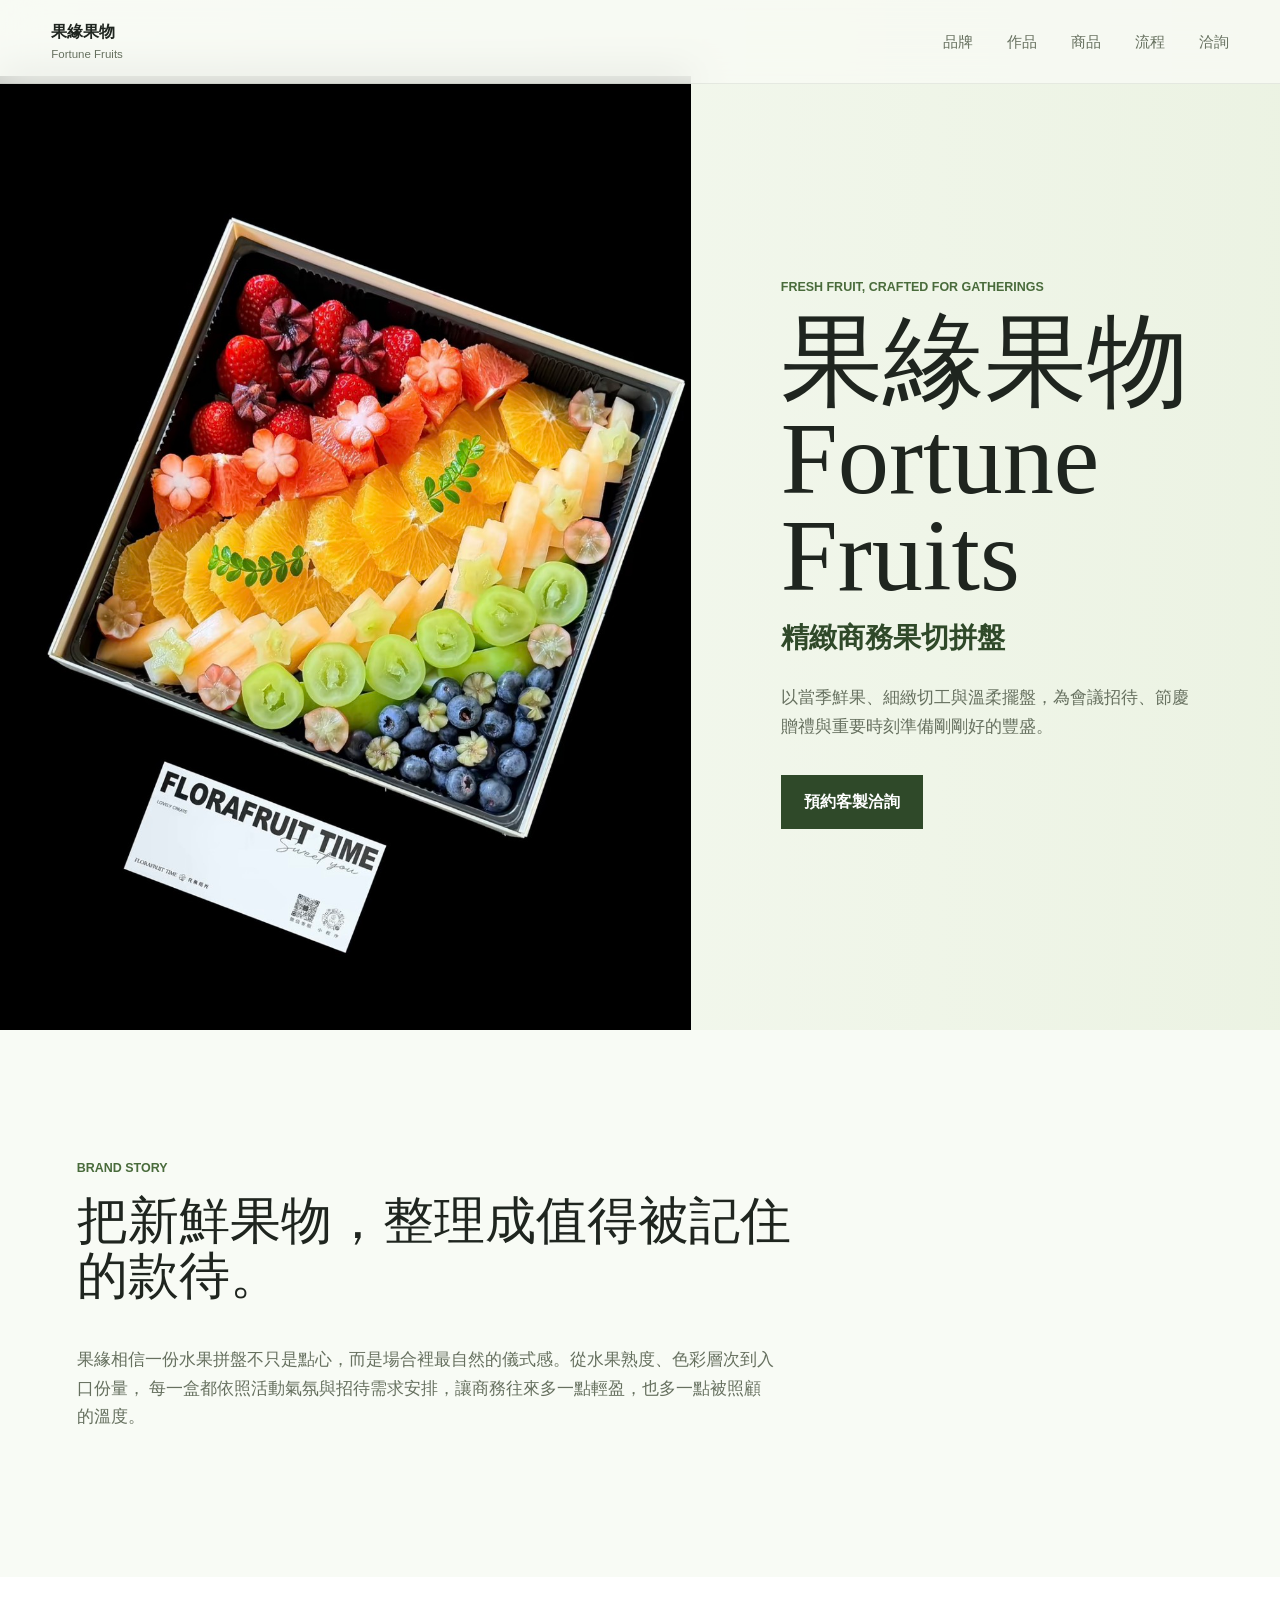
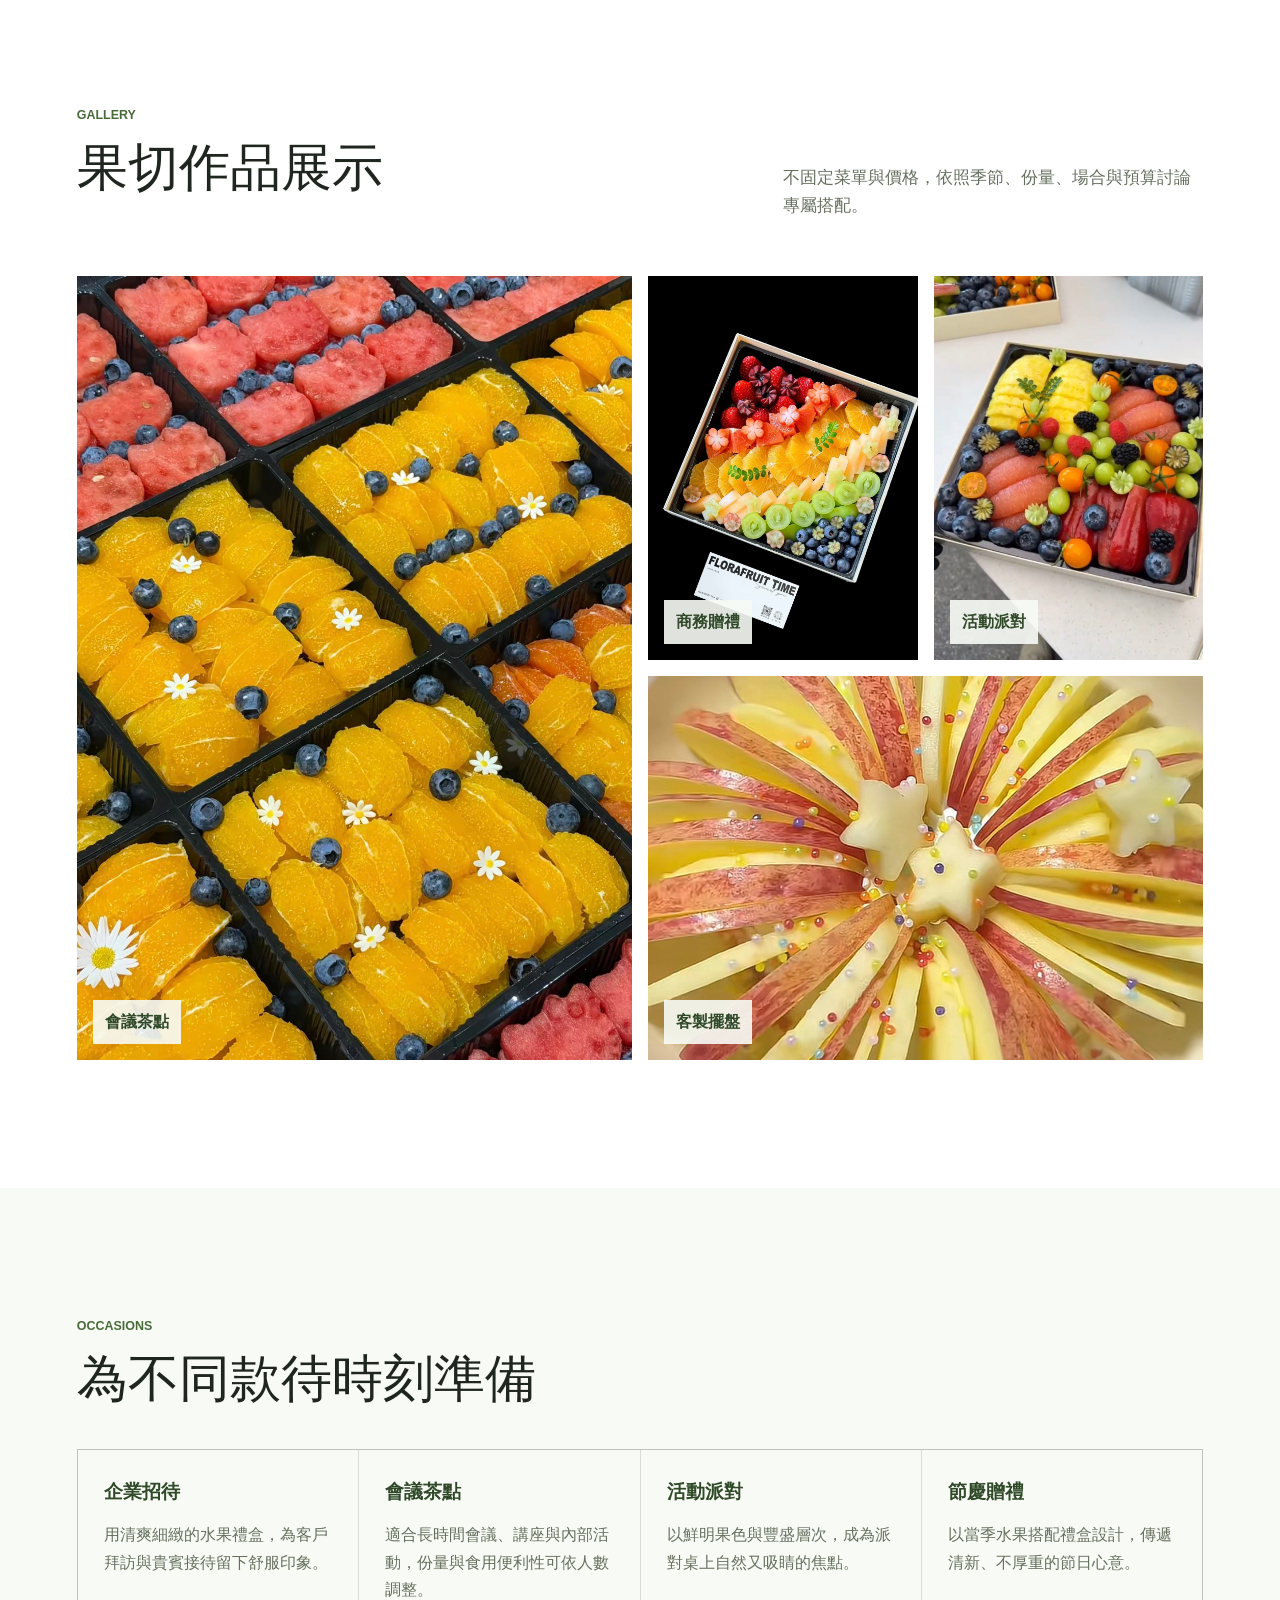
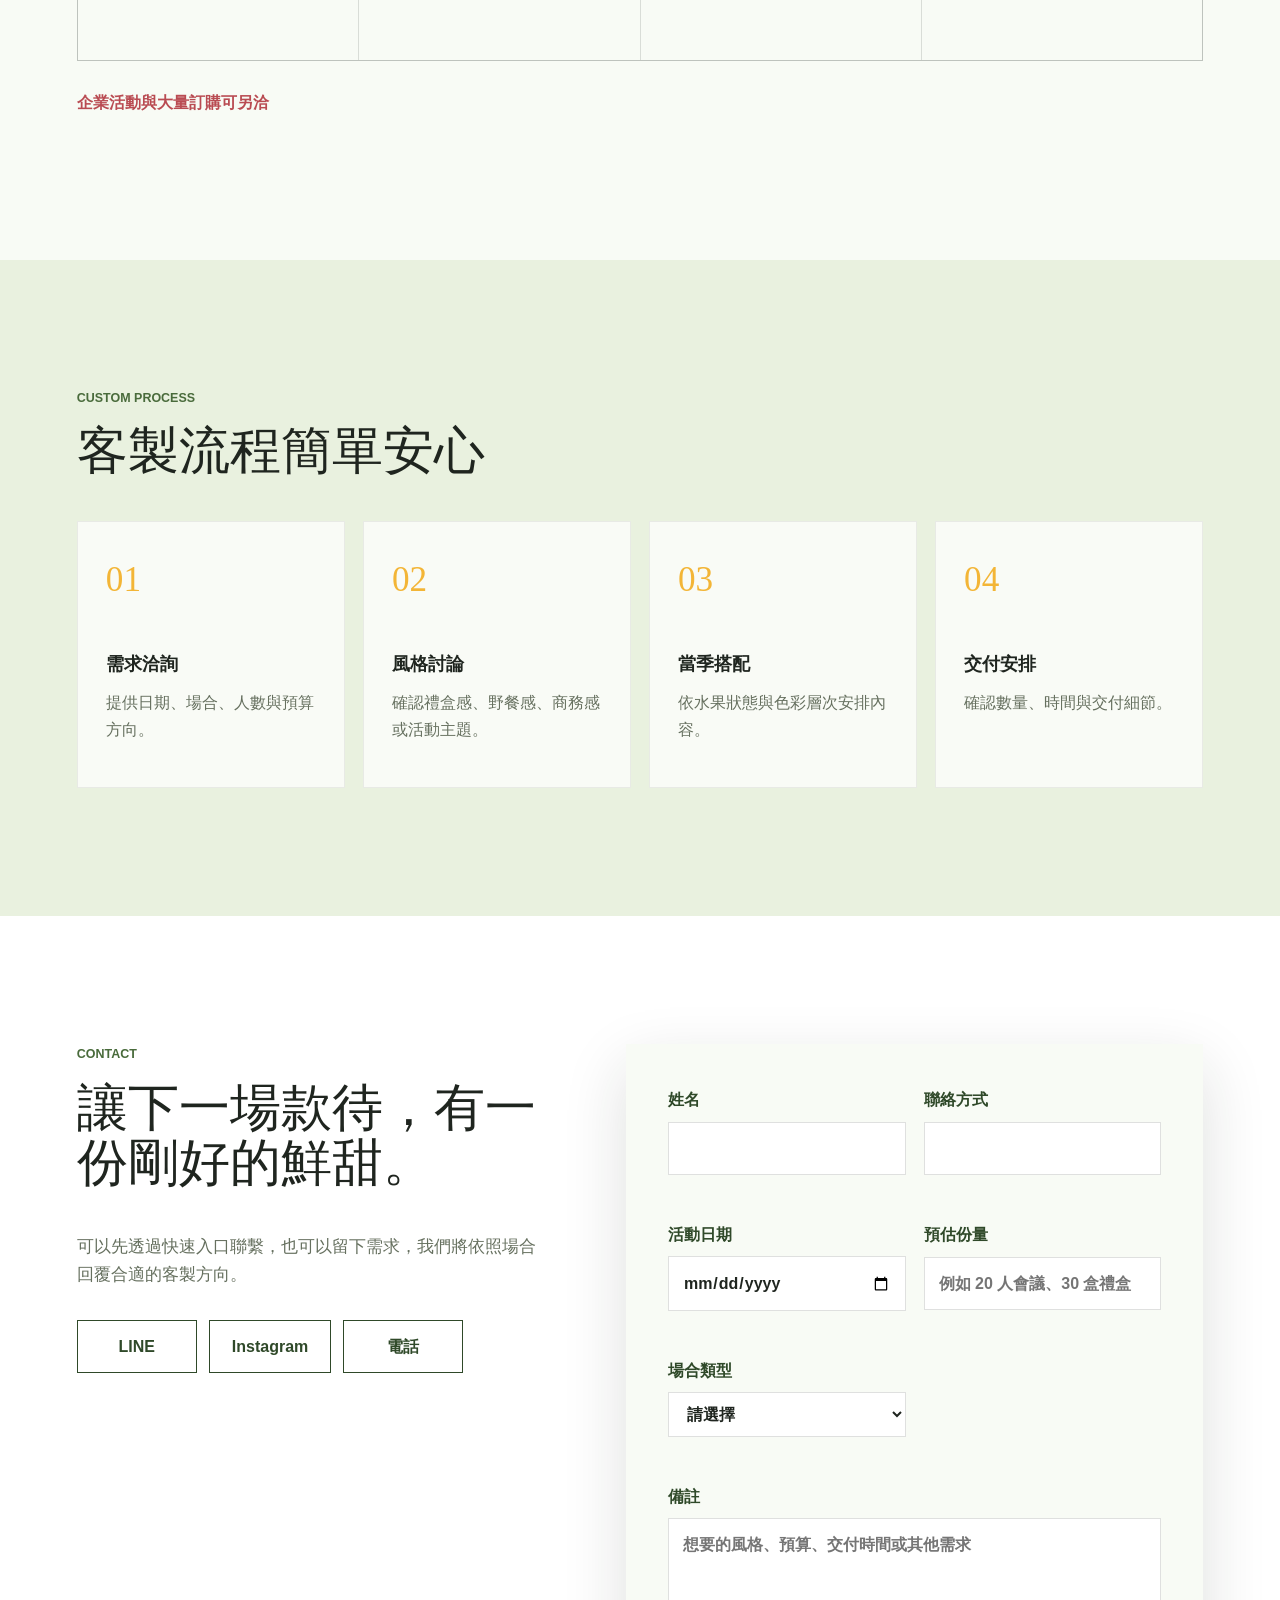
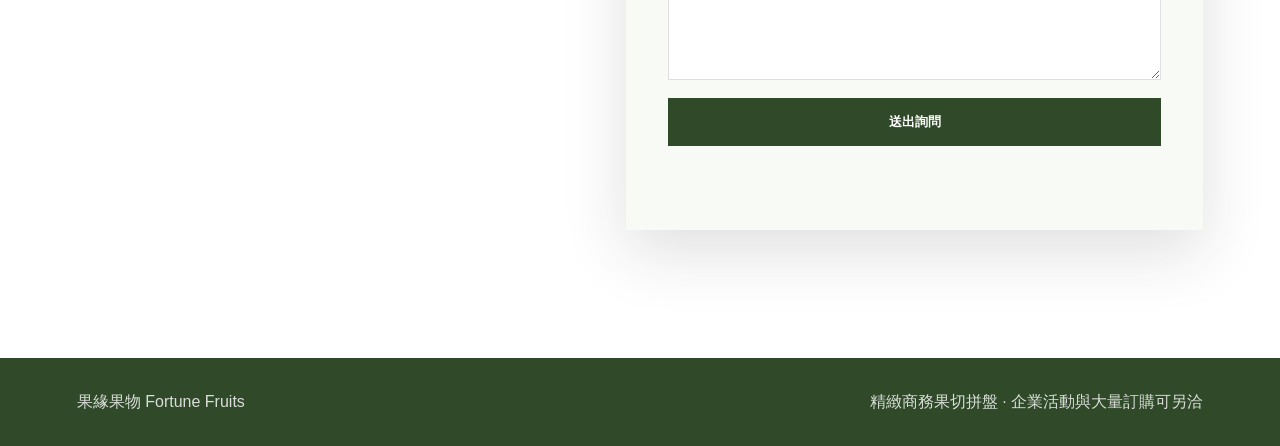
<file: index.html>
<!doctype html>
<html lang="zh-Hant">
  <head>
    <meta charset="utf-8" />
    <meta name="viewport" content="width=device-width, initial-scale=1" />
    <meta
      name="description"
      content="果緣果物 Fortune Fruits 提供精緻商務果切拼盤，為企業招待、會議茶點、活動派對與節慶贈禮打造客製化水果儀式感。"
    />
    <title>果緣果物 Fortune Fruits | 精緻商務果切拼盤</title>
    <link rel="stylesheet" href="styles.css" />
    <script src="script.js" defer></script>
  </head>
  <body>
    <header class="site-header" aria-label="主要導覽">
      <a class="brand-mark" href="#hero" aria-label="回到首頁">
        <span>果緣果物</span>
        <small>Fortune Fruits</small>
      </a>
      <nav class="site-nav">
        <a href="#story">品牌</a>
        <a href="#gallery">作品</a>
        <a href="products.html">商品</a>
        <a href="#process">流程</a>
        <a href="#contact">洽詢</a>
      </nav>
    </header>

    <main>
      <section class="hero" id="hero" aria-labelledby="hero-title">
        <div class="hero-media">
          <img src="assets/idea2.jpg" alt="精緻水果禮盒以莓果、柑橘與葡萄排列成商務果切拼盤" />
        </div>
        <div class="hero-copy">
          <p class="eyebrow">Fresh Fruit, Crafted for Gatherings</p>
          <h1 id="hero-title">果緣果物 Fortune Fruits</h1>
          <p class="hero-offer">精緻商務果切拼盤</p>
          <p class="hero-text">
            以當季鮮果、細緻切工與溫柔擺盤，為會議招待、節慶贈禮與重要時刻準備剛剛好的豐盛。
          </p>
          <a class="primary-action" href="#contact">預約客製洽詢</a>
        </div>
      </section>

      <section class="section story-section" id="story" aria-labelledby="story-title">
        <div class="section-kicker">Brand Story</div>
        <h2 id="story-title">把新鮮果物，整理成值得被記住的款待。</h2>
        <p>
          果緣相信一份水果拼盤不只是點心，而是場合裡最自然的儀式感。從水果熟度、色彩層次到入口份量，
          每一盒都依照活動氣氛與招待需求安排，讓商務往來多一點輕盈，也多一點被照顧的溫度。
        </p>
      </section>

      <section class="section gallery-section" id="gallery" aria-labelledby="gallery-title">
        <div class="section-kicker">Gallery</div>
        <div class="section-heading">
          <h2 id="gallery-title">果切作品展示</h2>
          <p>不固定菜單與價格，依照季節、份量、場合與預算討論專屬搭配。</p>
        </div>
        <div class="gallery-grid">
          <figure class="gallery-item large">
            <img src="assets/idea1.jpg" alt="多盒柑橘與西瓜果切拼盤整齊排列" />
            <figcaption>會議茶點</figcaption>
          </figure>
          <figure class="gallery-item">
            <img src="assets/idea2.jpg" alt="高級水果禮盒與品牌卡片放在黑色背景上" />
            <figcaption>商務贈禮</figcaption>
          </figure>
          <figure class="gallery-item">
            <img src="assets/idea3.jpg" alt="方形水果禮盒放滿鳳梨、葡萄、莓果與番茄" />
            <figcaption>活動派對</figcaption>
          </figure>
          <figure class="gallery-item wide">
            <img src="assets/idea4.jpg" alt="蘋果切片以花朵造型排列在餐碗中" />
            <figcaption>客製擺盤</figcaption>
          </figure>
        </div>
      </section>

      <section class="section occasions-section" id="occasions" aria-labelledby="occasions-title">
        <div class="section-kicker">Occasions</div>
        <h2 id="occasions-title">為不同款待時刻準備</h2>
        <div class="occasion-list">
          <article>
            <h3>企業招待</h3>
            <p>用清爽細緻的水果禮盒，為客戶拜訪與貴賓接待留下舒服印象。</p>
          </article>
          <article>
            <h3>會議茶點</h3>
            <p>適合長時間會議、講座與內部活動，份量與食用便利性可依人數調整。</p>
          </article>
          <article>
            <h3>活動派對</h3>
            <p>以鮮明果色與豐盛層次，成為派對桌上自然又吸睛的焦點。</p>
          </article>
          <article>
            <h3>節慶贈禮</h3>
            <p>以當季水果搭配禮盒設計，傳遞清新、不厚重的節日心意。</p>
          </article>
        </div>
        <p class="service-note">企業活動與大量訂購可另洽</p>
      </section>

      <section class="section process-section" id="process" aria-labelledby="process-title">
        <div class="section-kicker">Custom Process</div>
        <h2 id="process-title">客製流程簡單安心</h2>
        <ol class="process-list">
          <li>
            <span>01</span>
            <strong>需求洽詢</strong>
            <p>提供日期、場合、人數與預算方向。</p>
          </li>
          <li>
            <span>02</span>
            <strong>風格討論</strong>
            <p>確認禮盒感、野餐感、商務感或活動主題。</p>
          </li>
          <li>
            <span>03</span>
            <strong>當季搭配</strong>
            <p>依水果狀態與色彩層次安排內容。</p>
          </li>
          <li>
            <span>04</span>
            <strong>交付安排</strong>
            <p>確認數量、時間與交付細節。</p>
          </li>
        </ol>
      </section>

      <section class="section contact-section" id="contact" aria-labelledby="contact-title">
        <div class="contact-intro">
          <div class="section-kicker">Contact</div>
          <h2 id="contact-title">讓下一場款待，有一份剛好的鮮甜。</h2>
          <p>可以先透過快速入口聯繫，也可以留下需求，我們將依照場合回覆合適的客製方向。</p>
          <div class="quick-links" aria-label="快速聯絡方式">
            <a href="https://line.me/R/ti/p/@fortune-fruits">LINE</a>
            <a href="https://www.instagram.com/fortune.fruits.tw">Instagram</a>
            <a href="tel:+886900000000">電話</a>
          </div>
        </div>

        <form class="contact-form" novalidate>
          <label>
            姓名
            <input type="text" name="name" autocomplete="name" required />
            <span class="field-error" data-error-for="name"></span>
          </label>
          <label>
            聯絡方式
            <input type="text" name="contact" autocomplete="tel email" required />
            <span class="field-error" data-error-for="contact"></span>
          </label>
          <label>
            活動日期
            <input type="date" name="eventDate" required />
            <span class="field-error" data-error-for="eventDate"></span>
          </label>
          <label>
            預估份量
            <input type="text" name="quantity" placeholder="例如 20 人會議、30 盒禮盒" required />
            <span class="field-error" data-error-for="quantity"></span>
          </label>
          <label>
            場合類型
            <select name="occasion" required>
              <option value="">請選擇</option>
              <option>企業招待</option>
              <option>會議茶點</option>
              <option>活動派對</option>
              <option>節慶贈禮</option>
              <option>其他客製</option>
            </select>
            <span class="field-error" data-error-for="occasion"></span>
          </label>
          <label class="full">
            備註
            <textarea name="notes" rows="5" placeholder="想要的風格、預算、交付時間或其他需求"></textarea>
          </label>
          <button type="submit">送出詢問</button>
          <p class="form-status" id="formStatus" role="status" aria-live="polite"></p>
        </form>
      </section>
    </main>

    <footer class="site-footer">
      <p>果緣果物 Fortune Fruits</p>
      <p>精緻商務果切拼盤 · 企業活動與大量訂購可另洽</p>
    </footer>
  </body>
</html>
</file>
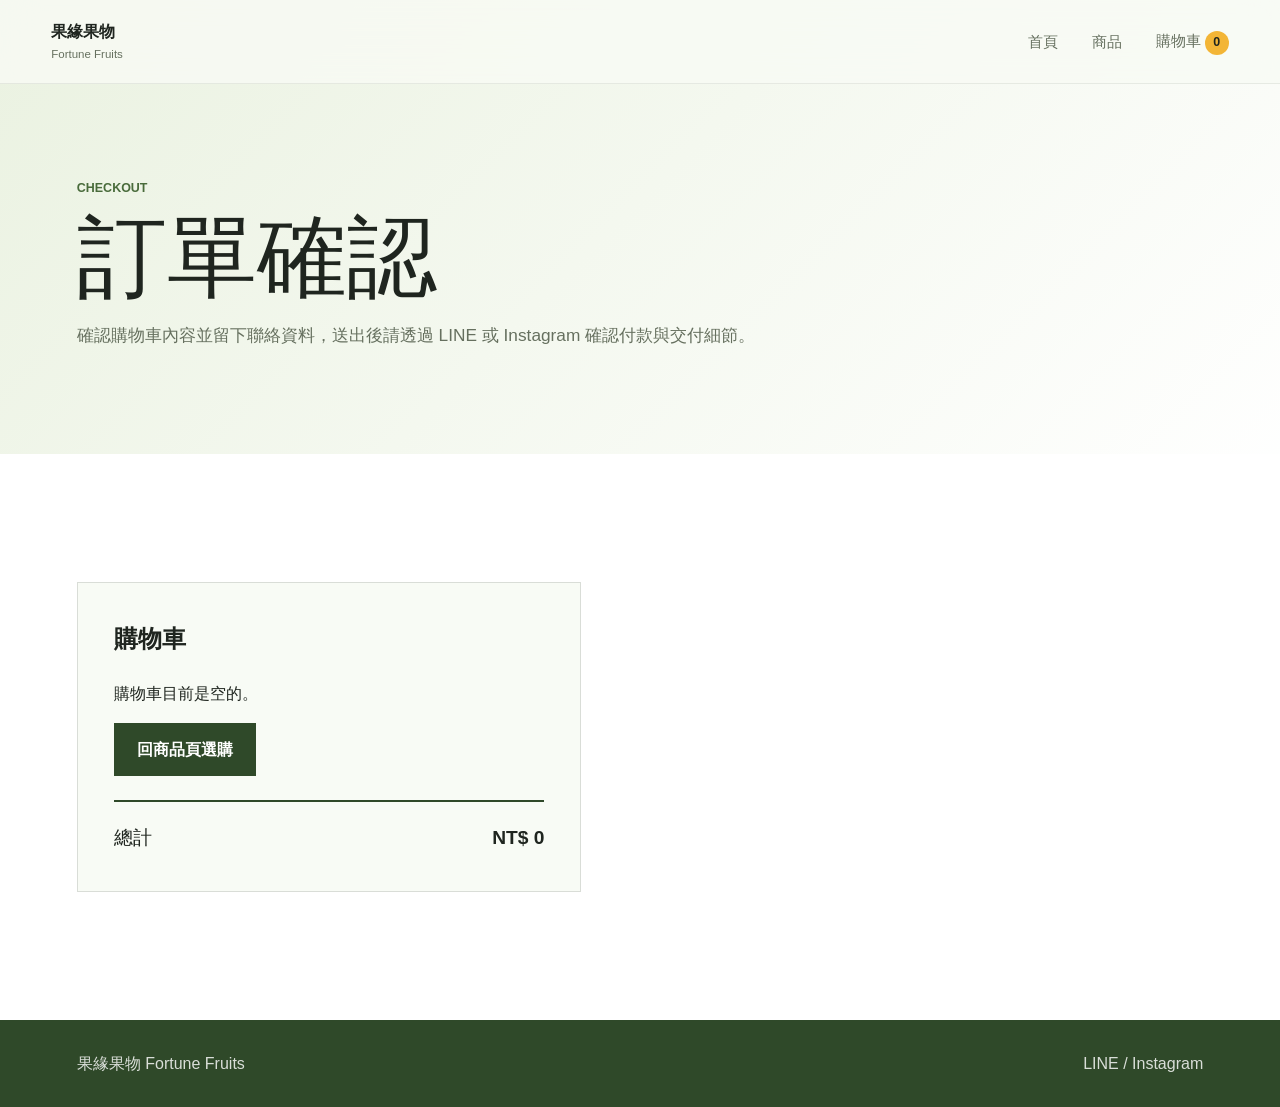
<file: checkout.html>
<!doctype html>
<html lang="zh-Hant">
  <head>
    <meta charset="utf-8" />
    <meta name="viewport" content="width=device-width, initial-scale=1" />
    <meta
      name="description"
      content="果緣果物 Fortune Fruits 購物車結帳，送出訂單後請透過 LINE 或 Instagram 確認付款。"
    />
    <title>結帳 | 果緣果物 Fortune Fruits</title>
    <link rel="stylesheet" href="styles.css" />
    <script src="commerce.js" defer></script>
  </head>
  <body class="shop-page" data-page="checkout">
    <header class="site-header" aria-label="網站導覽">
      <a class="brand-mark" href="index.html" aria-label="回首頁">
        <span>果緣果物</span>
        <small>Fortune Fruits</small>
      </a>
      <nav class="site-nav">
        <a href="index.html">首頁</a>
        <a href="products.html">商品</a>
        <a href="checkout.html" aria-current="page">購物車<span class="cart-count" data-cart-count>0</span></a>
      </nav>
    </header>

    <main>
      <section class="shop-hero">
        <p class="eyebrow">Checkout</p>
        <h1>訂單確認</h1>
        <p>確認購物車內容並留下聯絡資料，送出後請透過 LINE 或 Instagram 確認付款與交付細節。</p>
      </section>

      <section class="section checkout-section" aria-labelledby="checkout-title">
        <div class="checkout-layout">
          <div class="cart-panel">
            <h2 id="checkout-title">購物車</h2>
            <div class="cart-items" id="cartItems" data-cart-items></div>
            <div class="empty-cart" data-empty-cart hidden>
              <p>購物車目前是空的。</p>
              <a class="primary-action" href="products.html">回商品頁選購</a>
            </div>
            <div class="cart-total-row">
              <span>總計</span>
              <strong id="cartTotal" data-cart-total>NT$ 0</strong>
            </div>
          </div>

          <form class="checkout-form" novalidate data-checkout-form>
            <h2>訂購資料</h2>
            <label>
              姓名
              <input type="text" name="customerName" autocomplete="name" required />
              <span class="field-error" data-error-for="customerName"></span>
            </label>
            <label>
              電話
              <input type="tel" name="phone" autocomplete="tel" required />
              <span class="field-error" data-error-for="phone"></span>
            </label>
            <label>
              LINE ID
              <input type="text" name="lineId" required />
              <span class="field-error" data-error-for="lineId"></span>
            </label>
            <label>
              取貨/配送日期
              <input type="date" name="deliveryDate" required />
              <span class="field-error" data-error-for="deliveryDate"></span>
            </label>
            <label class="full">
              地址
              <input type="text" name="address" autocomplete="street-address" required />
              <span class="field-error" data-error-for="address"></span>
            </label>
            <label class="full">
              備註
              <textarea name="orderNotes" rows="4" placeholder="可填寫送達時段、客製需求或其他注意事項"></textarea>
            </label>
            <button type="submit">送出訂單</button>
            <p class="form-status" data-order-status role="status" aria-live="polite"></p>
          </form>
        </div>

        <div class="order-summary" id="orderSummary" data-order-summary hidden></div>
      </section>
    </main>

    <footer class="site-footer">
      <p>果緣果物 Fortune Fruits</p>
      <p>
        <a href="https://line.me/R/ti/p/@fortune-fruits">LINE</a>
        /
        <a href="https://www.instagram.com/fortune.fruits.tw">Instagram</a>
      </p>
    </footer>
  </body>
</html>
</file>
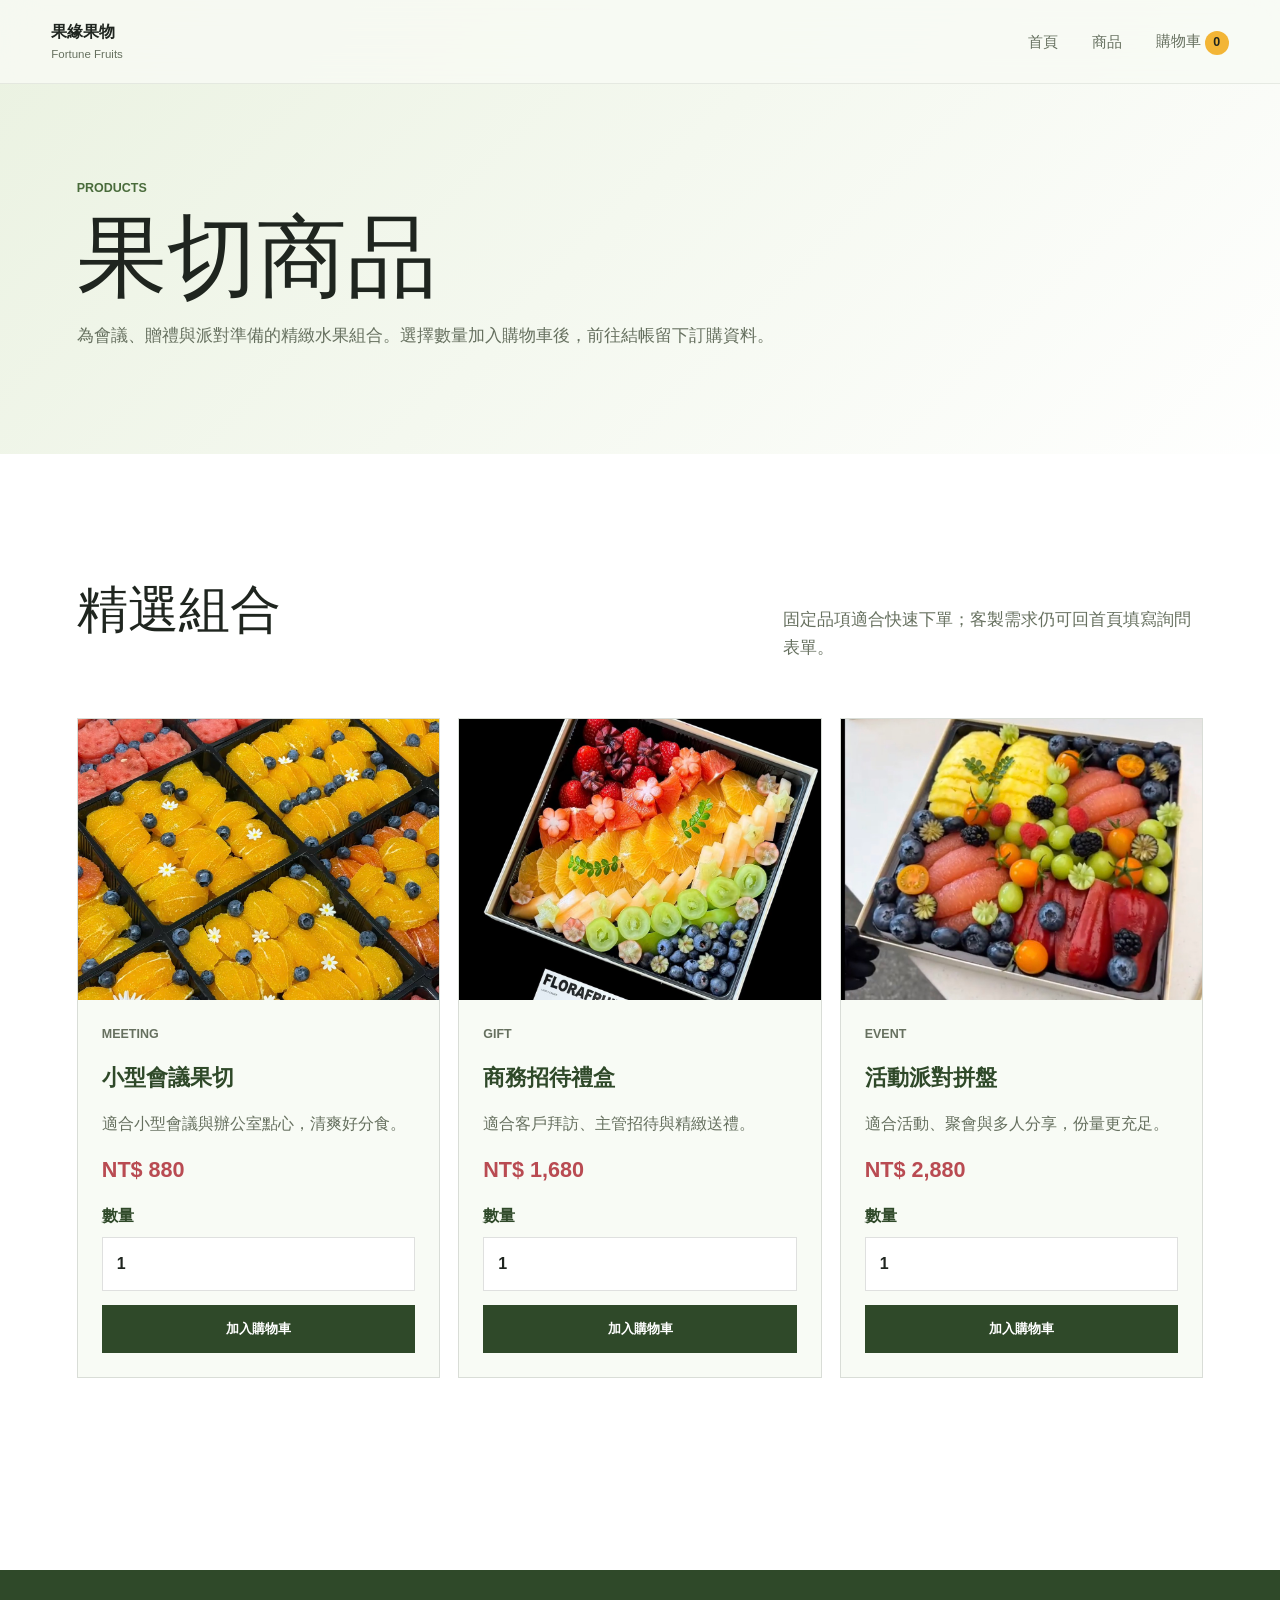
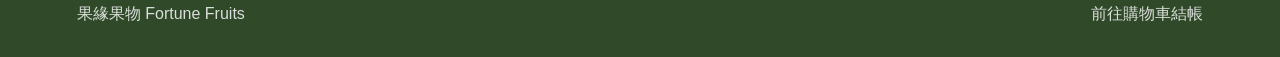
<file: products.html>
<!doctype html>
<html lang="zh-Hant">
  <head>
    <meta charset="utf-8" />
    <meta name="viewport" content="width=device-width, initial-scale=1" />
    <meta
      name="description"
      content="果緣果物 Fortune Fruits 精選果切商品，可加入購物車後送出訂購需求。"
    />
    <title>商品 | 果緣果物 Fortune Fruits</title>
    <link rel="stylesheet" href="styles.css" />
    <script src="commerce.js" defer></script>
  </head>
  <body class="shop-page" data-page="products">
    <header class="site-header" aria-label="網站導覽">
      <a class="brand-mark" href="index.html" aria-label="回首頁">
        <span>果緣果物</span>
        <small>Fortune Fruits</small>
      </a>
      <nav class="site-nav">
        <a href="index.html">首頁</a>
        <a href="products.html" aria-current="page">商品</a>
        <a href="checkout.html">購物車<span class="cart-count" data-cart-count>0</span></a>
      </nav>
    </header>

    <main>
      <section class="shop-hero">
        <p class="eyebrow">Products</p>
        <h1>果切商品</h1>
        <p>
          為會議、贈禮與派對準備的精緻水果組合。選擇數量加入購物車後，前往結帳留下訂購資料。
        </p>
      </section>

      <section class="section product-section" aria-labelledby="products-title">
        <div class="section-heading">
          <h2 id="products-title">精選組合</h2>
          <p>固定品項適合快速下單；客製需求仍可回首頁填寫詢問表單。</p>
        </div>

        <div class="product-grid">
          <article class="product-card" data-product-id="small-meeting-fruit">
            <img src="assets/idea1.jpg" alt="小型會議果切盤" />
            <div class="product-card-body">
              <p class="product-tag">Meeting</p>
              <h3>小型會議果切</h3>
              <p>適合小型會議與辦公室點心，清爽好分食。</p>
              <strong class="product-price">NT$ 880</strong>
              <label>
                數量
                <input class="quantity-input" type="number" min="1" value="1" data-quantity />
              </label>
              <button type="button" data-add-to-cart>加入購物車</button>
            </div>
          </article>

          <article class="product-card" data-product-id="business-gift-box">
            <img src="assets/idea2.jpg" alt="商務贈禮水果禮盒" />
            <div class="product-card-body">
              <p class="product-tag">Gift</p>
              <h3>商務招待禮盒</h3>
              <p>適合客戶拜訪、主管招待與精緻送禮。</p>
              <strong class="product-price">NT$ 1,680</strong>
              <label>
                數量
                <input class="quantity-input" type="number" min="1" value="1" data-quantity />
              </label>
              <button type="button" data-add-to-cart>加入購物車</button>
            </div>
          </article>

          <article class="product-card" data-product-id="party-platter">
            <img src="assets/idea3.jpg" alt="派對活動水果拼盤" />
            <div class="product-card-body">
              <p class="product-tag">Event</p>
              <h3>活動派對拼盤</h3>
              <p>適合活動、聚會與多人分享，份量更充足。</p>
              <strong class="product-price">NT$ 2,880</strong>
              <label>
                數量
                <input class="quantity-input" type="number" min="1" value="1" data-quantity />
              </label>
              <button type="button" data-add-to-cart>加入購物車</button>
            </div>
          </article>
        </div>

        <p class="shop-status" data-shop-status role="status" aria-live="polite"></p>
      </section>
    </main>

    <footer class="site-footer">
      <p>果緣果物 Fortune Fruits</p>
      <p><a href="checkout.html">前往購物車結帳</a></p>
    </footer>
  </body>
</html>
</file>
<file: styles.css>
:root {
  --paper: #f8fbf5;
  --cream: #e9f1df;
  --ink: #1f251f;
  --muted: #66705f;
  --leaf: #496b3b;
  --leaf-dark: #2f4929;
  --citrus: #f3b536;
  --berry: #b94b52;
  --line: rgba(31, 37, 31, 0.14);
  --shadow: 0 22px 60px rgba(31, 37, 31, 0.14);
}

* {
  box-sizing: border-box;
}

html {
  scroll-behavior: smooth;
}

body {
  margin: 0;
  background: var(--paper);
  color: var(--ink);
  font-family: "Noto Sans TC", "Microsoft JhengHei", "PingFang TC", Arial, sans-serif;
  line-height: 1.7;
}

img {
  display: block;
  width: 100%;
  height: 100%;
  object-fit: cover;
}

a {
  color: inherit;
  text-decoration: none;
}

.site-header {
  position: fixed;
  top: 0;
  left: 0;
  right: 0;
  z-index: 20;
  display: flex;
  align-items: center;
  justify-content: space-between;
  gap: 24px;
  padding: 18px clamp(20px, 4vw, 56px);
  background: rgba(248, 251, 245, 0.82);
  border-bottom: 1px solid rgba(31, 37, 31, 0.08);
  backdrop-filter: blur(18px);
}

.brand-mark {
  display: grid;
  gap: 0;
  font-weight: 700;
  letter-spacing: 0;
}

.brand-mark small {
  color: var(--muted);
  font-size: 0.72rem;
  font-weight: 500;
}

.site-nav {
  display: flex;
  align-items: center;
  gap: clamp(14px, 3vw, 34px);
  color: var(--muted);
  font-size: 0.94rem;
}

.site-nav a:hover,
.site-nav a:focus-visible {
  color: var(--leaf-dark);
}

.hero {
  min-height: 94vh;
  display: grid;
  grid-template-columns: minmax(0, 1.08fr) minmax(340px, 0.92fr);
  align-items: stretch;
  padding-top: 76px;
  background: linear-gradient(90deg, rgba(248, 251, 245, 0.2), rgba(233, 241, 223, 0.82));
}

.hero-media {
  min-height: 620px;
  overflow: hidden;
}

.hero-copy {
  display: flex;
  flex-direction: column;
  justify-content: center;
  align-items: flex-start;
  padding: clamp(40px, 7vw, 92px);
}

.eyebrow,
.section-kicker {
  margin: 0 0 14px;
  color: var(--leaf);
  font-size: 0.78rem;
  font-weight: 700;
  letter-spacing: 0;
  text-transform: uppercase;
}

h1,
h2,
h3,
p {
  margin-top: 0;
}

h1 {
  margin-bottom: 10px;
  font-family: Georgia, "Times New Roman", serif;
  font-size: clamp(3rem, 8vw, 7.2rem);
  line-height: 0.95;
  font-weight: 500;
  letter-spacing: 0;
}

.hero-offer {
  margin-bottom: 22px;
  color: var(--leaf-dark);
  font-size: clamp(1.2rem, 2.2vw, 1.8rem);
  font-weight: 700;
}

.hero-text {
  max-width: 520px;
  margin-bottom: 34px;
  color: var(--muted);
  font-size: 1.05rem;
}

.primary-action,
.quick-links a,
.contact-form button {
  display: inline-flex;
  min-height: 48px;
  align-items: center;
  justify-content: center;
  border: 1px solid var(--leaf-dark);
  background: var(--leaf-dark);
  color: #fff;
  padding: 12px 22px;
  font-weight: 700;
  transition: transform 180ms ease, background 180ms ease, color 180ms ease;
}

.primary-action:hover,
.quick-links a:hover,
.contact-form button:hover {
  transform: translateY(-2px);
  background: var(--ink);
}

.section {
  padding: clamp(72px, 10vw, 132px) clamp(20px, 6vw, 86px);
}

.story-section {
  max-width: 980px;
}

.story-section h2,
.section-heading h2,
.occasions-section h2,
.process-section h2,
.contact-intro h2 {
  max-width: 760px;
  font-family: Georgia, "Times New Roman", serif;
  font-size: clamp(2rem, 4vw, 4.4rem);
  line-height: 1.08;
  font-weight: 500;
  letter-spacing: 0;
}

.story-section p,
.section-heading p,
.contact-intro p {
  max-width: 700px;
  color: var(--muted);
  font-size: 1.05rem;
}

.gallery-section {
  background: #fff;
}

.section-heading {
  display: grid;
  grid-template-columns: minmax(0, 1fr) minmax(260px, 420px);
  gap: 32px;
  align-items: end;
  margin-bottom: 38px;
}

.gallery-grid {
  display: grid;
  grid-template-columns: repeat(4, minmax(0, 1fr));
  grid-auto-rows: minmax(220px, 30vw);
  gap: 16px;
}

.gallery-item {
  position: relative;
  min-height: 260px;
  margin: 0;
  overflow: hidden;
  background: var(--cream);
}

.gallery-item.large {
  grid-column: span 2;
  grid-row: span 2;
}

.gallery-item.wide {
  grid-column: span 2;
}

.gallery-item figcaption {
  position: absolute;
  left: 16px;
  bottom: 16px;
  background: rgba(248, 251, 245, 0.9);
  color: var(--leaf-dark);
  padding: 8px 12px;
  font-weight: 700;
}

.occasions-section {
  background: var(--paper);
}

.occasion-list {
  display: grid;
  grid-template-columns: repeat(4, minmax(0, 1fr));
  gap: 1px;
  margin-top: 34px;
  border: 1px solid var(--line);
  background: var(--line);
}

.occasion-list article {
  min-height: 210px;
  padding: 26px;
  background: var(--paper);
}

.occasion-list h3 {
  margin-bottom: 14px;
  color: var(--leaf-dark);
}

.occasion-list p,
.process-list p {
  color: var(--muted);
}

.service-note {
  margin-top: 28px;
  color: var(--berry);
  font-weight: 700;
}

.process-section {
  background: var(--cream);
}

.process-list {
  display: grid;
  grid-template-columns: repeat(4, minmax(0, 1fr));
  gap: 18px;
  padding: 0;
  margin: 38px 0 0;
  list-style: none;
}

.process-list li {
  min-height: 230px;
  padding: 28px;
  background: rgba(255, 255, 255, 0.72);
  border: 1px solid rgba(31, 37, 31, 0.08);
}

.process-list span {
  display: block;
  margin-bottom: 38px;
  color: var(--citrus);
  font-family: Georgia, "Times New Roman", serif;
  font-size: 2.2rem;
}

.process-list strong {
  display: block;
  margin-bottom: 10px;
  font-size: 1.15rem;
}

.contact-section {
  display: grid;
  grid-template-columns: minmax(0, 0.9fr) minmax(320px, 1.1fr);
  gap: clamp(36px, 6vw, 80px);
  background: #fff;
}

.quick-links {
  display: flex;
  flex-wrap: wrap;
  gap: 12px;
  margin-top: 30px;
}

.quick-links a {
  min-width: 120px;
  background: transparent;
  color: var(--leaf-dark);
}

.quick-links a:hover {
  color: #fff;
}

.contact-form {
  display: grid;
  grid-template-columns: repeat(2, minmax(0, 1fr));
  gap: 18px;
  padding: clamp(24px, 4vw, 42px);
  background: var(--paper);
  box-shadow: var(--shadow);
}

.contact-form label {
  display: grid;
  gap: 8px;
  color: var(--leaf-dark);
  font-weight: 700;
}

.contact-form .full {
  grid-column: 1 / -1;
}

.contact-form input,
.contact-form select,
.contact-form textarea {
  width: 100%;
  border: 1px solid var(--line);
  background: #fff;
  color: var(--ink);
  font: inherit;
  padding: 12px 14px;
}

.contact-form input:focus,
.contact-form select:focus,
.contact-form textarea:focus {
  outline: 2px solid rgba(73, 107, 59, 0.28);
  border-color: var(--leaf);
}

.contact-form button,
.form-status {
  grid-column: 1 / -1;
}

.field-error {
  min-height: 20px;
  color: #a33b3f;
  font-size: 0.86rem;
  font-weight: 500;
}

.form-status {
  min-height: 24px;
  margin: 0;
  color: var(--leaf-dark);
  font-weight: 700;
}

.site-footer {
  display: flex;
  justify-content: space-between;
  gap: 24px;
  padding: 30px clamp(20px, 6vw, 86px);
  background: var(--leaf-dark);
  color: rgba(255, 255, 255, 0.82);
}

.site-footer p {
  margin: 0;
}

.shop-page {
  background: var(--paper);
}

.shop-hero {
  padding: calc(76px + clamp(64px, 8vw, 110px)) clamp(20px, 6vw, 86px) clamp(48px, 7vw, 86px);
  background: linear-gradient(135deg, rgba(233, 241, 223, 0.92), rgba(255, 255, 255, 0.92));
}

.shop-hero h1 {
  max-width: 780px;
  margin-bottom: 20px;
  font-family: Georgia, "Times New Roman", serif;
  font-size: clamp(2.8rem, 7vw, 6.5rem);
  line-height: 0.98;
  font-weight: 500;
}

.shop-hero p:not(.eyebrow) {
  max-width: 720px;
  color: var(--muted);
  font-size: 1.08rem;
}

.cart-count {
  display: inline-flex;
  min-width: 24px;
  min-height: 24px;
  align-items: center;
  justify-content: center;
  margin-left: 4px;
  border-radius: 999px;
  background: var(--citrus);
  color: var(--ink);
  font-size: 0.78rem;
  font-weight: 800;
}

.product-section {
  background: #fff;
}

.product-grid {
  display: grid;
  grid-template-columns: repeat(3, minmax(0, 1fr));
  gap: 18px;
}

.product-card {
  display: grid;
  grid-template-rows: minmax(260px, 22vw) 1fr;
  overflow: hidden;
  border: 1px solid var(--line);
  background: var(--paper);
}

.product-card-body {
  display: grid;
  gap: 14px;
  padding: 24px;
}

.product-tag {
  margin: 0;
  color: var(--leaf);
  font-size: 0.78rem;
  font-weight: 800;
  text-transform: uppercase;
}

.product-card h3 {
  margin-bottom: 0;
  color: var(--leaf-dark);
  font-size: 1.35rem;
}

.product-card p {
  margin-bottom: 0;
  color: var(--muted);
}

.product-price {
  color: var(--berry);
  font-size: 1.35rem;
}

.product-card label,
.checkout-form label,
.cart-line label {
  display: grid;
  gap: 8px;
  color: var(--leaf-dark);
  font-weight: 700;
}

.quantity-input,
.cart-line input,
.checkout-form input,
.checkout-form textarea {
  width: 100%;
  border: 1px solid var(--line);
  background: #fff;
  color: var(--ink);
  font: inherit;
  padding: 12px 14px;
}

.product-card button,
.cart-line button,
.checkout-form button {
  display: inline-flex;
  min-height: 48px;
  align-items: center;
  justify-content: center;
  border: 1px solid var(--leaf-dark);
  background: var(--leaf-dark);
  color: #fff;
  padding: 12px 18px;
  font-weight: 800;
  cursor: pointer;
}

.cart-line button {
  background: transparent;
  color: var(--leaf-dark);
}

.shop-status {
  min-height: 26px;
  margin-top: 22px;
  color: var(--leaf-dark);
  font-weight: 800;
}

.checkout-section {
  background: #fff;
}

.checkout-layout {
  display: grid;
  grid-template-columns: minmax(0, 0.95fr) minmax(340px, 1.05fr);
  gap: clamp(28px, 5vw, 72px);
  align-items: start;
}

.cart-panel,
.checkout-form,
.order-summary {
  border: 1px solid var(--line);
  background: var(--paper);
  padding: clamp(22px, 4vw, 36px);
}

.cart-items {
  display: grid;
  gap: 14px;
}

.cart-line {
  display: grid;
  grid-template-columns: minmax(0, 1fr) 96px minmax(110px, auto) auto;
  gap: 14px;
  align-items: center;
  padding: 16px 0;
  border-bottom: 1px solid var(--line);
}

.cart-line h3,
.cart-line p {
  margin: 0;
}

.cart-line p {
  color: var(--muted);
}

.empty-cart[hidden],
.order-summary[hidden],
.checkout-form[hidden] {
  display: none;
}

.cart-total-row {
  display: flex;
  justify-content: space-between;
  gap: 18px;
  margin-top: 24px;
  padding-top: 20px;
  border-top: 2px solid var(--leaf-dark);
  font-size: 1.2rem;
}

.checkout-form {
  display: grid;
  grid-template-columns: repeat(2, minmax(0, 1fr));
  gap: 18px;
}

.checkout-form h2,
.checkout-form .full,
.checkout-form button,
.checkout-form .form-status {
  grid-column: 1 / -1;
}

.order-summary {
  margin-top: 28px;
}

.order-summary ul {
  padding-left: 20px;
}

@media (max-width: 980px) {
  .hero,
  .contact-section,
  .section-heading {
    grid-template-columns: 1fr;
  }

  .product-grid,
  .checkout-layout {
    grid-template-columns: 1fr;
  }

  .hero-media {
    min-height: 54vh;
  }

  .hero-copy {
    padding-top: 44px;
  }

  .gallery-grid,
  .occasion-list,
  .process-list {
    grid-template-columns: repeat(2, minmax(0, 1fr));
  }
}

@media (max-width: 760px) {
  .site-header {
    position: static;
    align-items: flex-start;
    padding: 16px 18px;
  }

  .site-nav {
    gap: 12px;
    font-size: 0.88rem;
  }

  .hero {
    min-height: auto;
    padding-top: 0;
  }

  .shop-hero {
    padding-top: 54px;
  }

  .hero-media {
    min-height: 48vh;
  }

  .gallery-grid,
  .occasion-list,
  .process-list,
  .product-grid,
  .checkout-form,
  .cart-line,
  .contact-form {
    grid-template-columns: 1fr;
  }

  .product-card {
    grid-template-rows: auto 1fr;
  }

  .product-card img {
    aspect-ratio: 4 / 3;
  }

  .gallery-item.large,
  .gallery-item.wide {
    grid-column: auto;
    grid-row: auto;
  }

  .gallery-item {
    aspect-ratio: 4 / 5;
    min-height: 0;
  }

  .contact-form {
    padding: 16px;
  }

  .site-footer {
    display: grid;
  }
}
</file>
